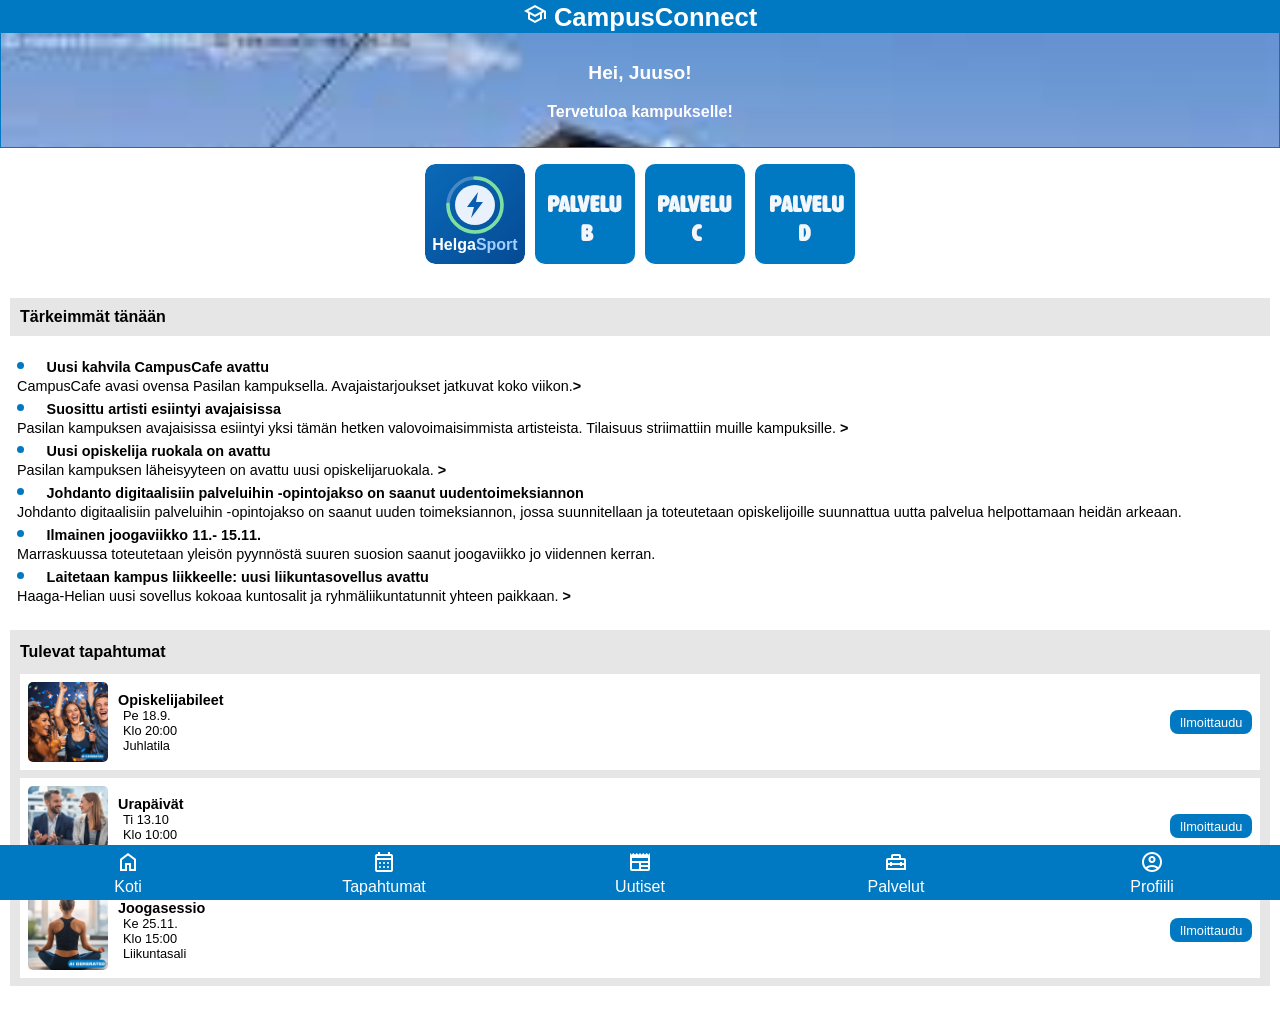
<file: index.html>
<!DOCTYPE html>
<html lang="fi">
<head>

<title>CampusConnect</title>

<meta charset="UTF-8">
<meta name="viewport" content="width=device-width, initial-scale=1.0">
<meta name="author" content="Elina">

<link rel="manifest" href="manifest.json">

<meta name="theme-color" content="#0079C2">

<link href="style.css"  rel="stylesheet" type="text/css">


<link
  rel="stylesheet"
  href="https://fonts.googleapis.com/css2?family=Material+Symbols+Outlined"
>



</head>
<body>

<header>    
  <h1><span class="material-symbols-outlined">school</span> CampusConnect</h1>
  <!-- ylätunnisteessa taustakuva ja tervetuloteksti -->
  <div class="welcome">
    <p class="hello">Hei, Juuso!</p>
    <p>Tervetuloa kampukselle!</p>
  </div>
</header>

<main>
  
  <!-- Pikapalvelut -->
  <!-- Liitä näihin kuvakkeet ja linkit. -->
  <section id="quick-services">    
    <a href="palvelut/liikunta/index.html" class="service-btn"><img src="palvelut/liikunta/kuvat/helgasport.svg" alt="Helgasport"></a>
    <a href="#" class="service-btn"><img src="palvelut/kuvat_palvelut/palvelu_B.png" alt="palveluB"></a>
    <a href="#" class="service-btn"><img src="palvelut/kuvat_palvelut/palvelu_C.png" alt="palveluC"></a>
    <a href="#" class="service-btn"><img src="palvelut/kuvat_palvelut/palvelu_D.png" alt="palvelu_D"></a>    
  </section>

  <!-- Dashboard: uutiset ja tapahtumat -->
  <section id="dashboard">
    <div id="news">
      <h2>Tärkeimmät tänään</h2>
      <ul>
        <!-- start-luokalla nostetaan uutiset etusivulle mobiilissa -->
        <li class="start"><a href="uutiset/uutinen_campuscafe.html"><span>Uusi kahvila CampusCafe avattu</span><br>CampusCafe avasi ovensa Pasilan kampuksella. Avajaistarjoukset jatkuvat koko viikon.<span>&gt;</span></a></li>
        <li class="start"><a><span>Suosittu artisti esiintyi avajaisissa</span><br>
        Pasilan kampuksen avajaisissa esiintyi yksi tämän hetken valovoimaisimmista artisteista. Tilaisuus striimattiin muille kampuksille. <span>&gt;</span></a></li>
        <li><a href=""><span>Uusi opiskelija ruokala on avattu</span> <br>
        Pasilan kampuksen läheisyyteen on avattu uusi opiskelijaruokala. <span>&gt;</span></a>
        </li>
        <li><span>Johdanto digitaalisiin palveluihin -opintojakso on saanut uudentoimeksiannon</span><br>Johdanto digitaalisiin palveluihin -opintojakso on saanut uuden toimeksiannon, jossa suunnitellaan ja toteutetaan opiskelijoille suunnattua uutta palvelua helpottamaan heidän arkeaan.</li>
        <li><span>Ilmainen joogaviikko 11.- 15.11. </span><br>Marraskuussa toteutetaan yleisön pyynnöstä suuren suosion saanut joogaviikko jo viidennen kerran.</li>
        <li><a href="palvelut/kampus/index.html"><span>Laitetaan kampus liikkeelle: uusi liikuntasovellus avattu</span><br>Haaga-Helian uusi sovellus kokoaa kuntosalit ja ryhmäliikuntatunnit yhteen paikkaan. <span>&gt;</span></a></li>
      </ul>
    </div>

    <div id="events">
      <h2>Tulevat tapahtumat</h2>

      <!-- tapahtumakortit: kuva, otsikko, luettelossa tiedot, linkki ilmoittautumislomakkeeseen -->
      <div class="events-item">
        <img src="kuvat/juhlat_AI.png" alt="AI:illa tuotettu kuva juhlista">
        <div>
        <h3>Opiskelijabileet</h3>
          <ul><li>Pe 18.9.</li>
              <li>Klo 20:00</li>
              <li>Juhlatila</li>
              </ul>
       </div>
       <!-- lomakkeet eivät ole vielä käytössä, joten niihin ei ole linkkejä -->
        <a class="btn-event">Ilmoittaudu</a>
      </div>

      <div class="events-item">
      <img src="kuvat/ura_AI.png" alt="AI:illa tuotettu kuva kahden ihmisen tapaamisesta">
        <div>
        <h3>Urapäivät</h3>
          <ul><li>Ti 13.10</li>
              <li>Klo 10:00</li>
              <li> Tapahtumatori</li>
              </ul>
       </div>        
        <a class="btn-event">Ilmoittaudu</a>
      </div>

      <div class="events-item">  
        <img src="kuvat/jooga_AI.png" alt="AI:illa tuotettu kuva joogaavasta naisesta">
        <div>
        <h3>Joogasessio</h3>
          <ul><li>Ke 25.11.</li>
              <li>Klo 15:00</li>
              <li>Liikuntasali</li>
              </ul>
       </div>        
        <a class="btn-event">Ilmoittaudu</a>
      </div>
    
  </div>
  </section>

</main>
<footer>
  <!-- linkit portaalin eri osiin -->
 
   	 <a href="index.html">   <span class="material-symbols-outlined">home</span><br> Koti</a>    
    <a href=""><span class="material-symbols-outlined">calendar_month</span> <br>
  Tapahtumat</a>   
  <a href="uutiset.html"> <span class="material-symbols-outlined">newspaper</span><br>
  Uutiset</a>   
   <a href="palvelut.html"><span class="material-symbols-outlined">home_repair_service</span> <br>    Palvelut</a>    
    <a href=""><span class="material-symbols-outlined">account_circle</span><br>  Profiili</a>
    
</footer>

</body>
</html>
</file>
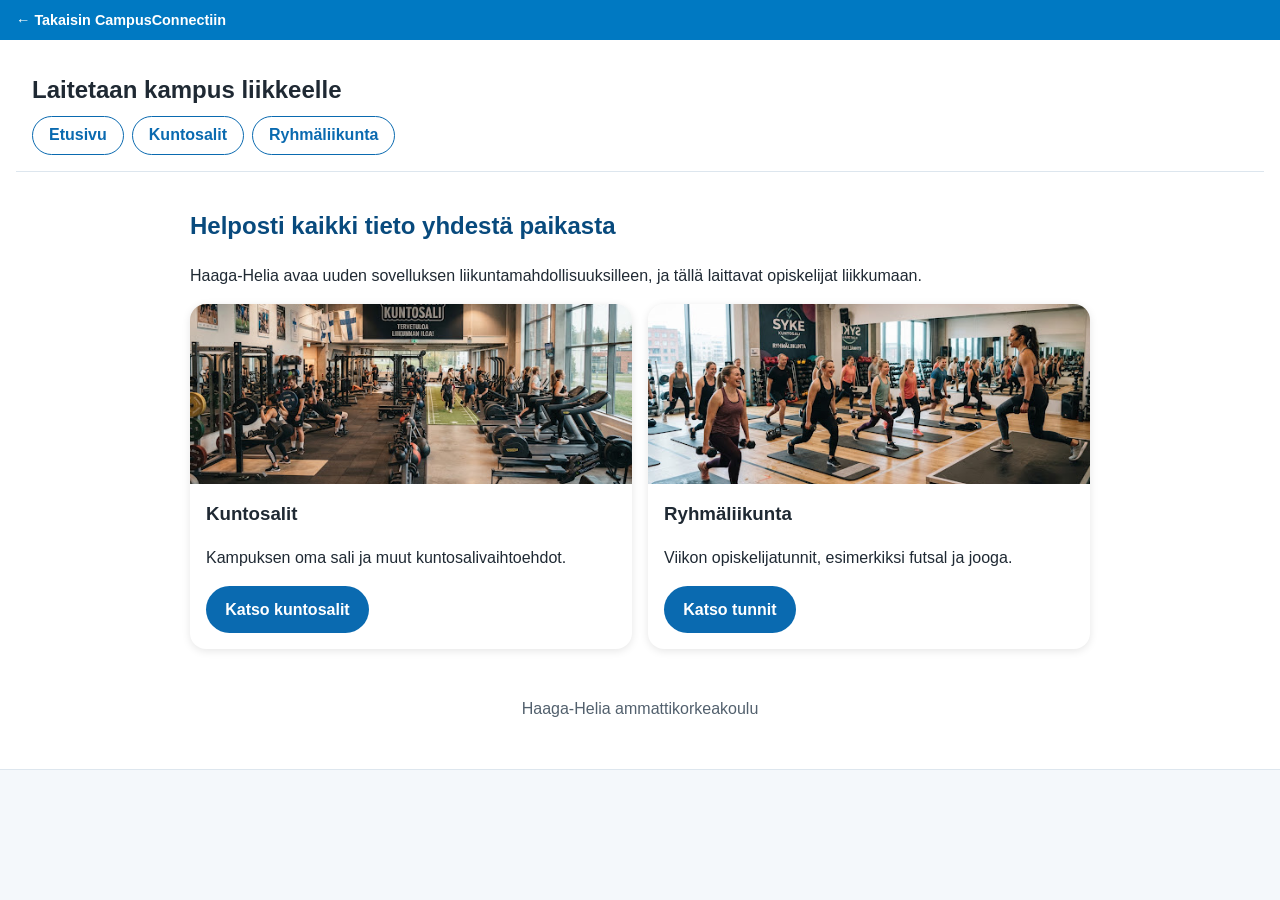
<file: palvelut/liikunta/index.html>
<!doctype html>
<html lang="fi">
<head>
    <meta charset="UTF-8">
    <meta name="viewport" content="width=device-width, initial-scale=1.0">
    <title>Laitetaan kampus liikkeelle</title>
    <link rel="stylesheet" href="style.css">
</head>
<body>
    <div class="portaalipalkki">
        <a href="../../index.html"><span aria-hidden="true">←</span> Takaisin CampusConnectiin</a>
    </div>
    <header>
    <header>
        <h1>Laitetaan kampus liikkeelle</h1>
        <nav>
            <ul>
                <li><a href="index.html">Etusivu</a></li>
                <li><a href="kuntosalit.html">Kuntosalit</a></li>
                <li><a href="ryhmaliikunta.html">Ryhmäliikunta</a></li>
            </ul>
        </nav>
    </header>
    <main>
        <section>
            <h2>Helposti kaikki tieto yhdestä paikasta</h2>
            <p>Haaga-Helia avaa uuden sovelluksen liikuntamahdollisuuksilleen, ja tällä laittavat opiskelijat liikkumaan.</p>
        </section>

        <section class="kortit">
            <article class="kortti">
                <img src="kuvat/kuntosali.jpg" alt="Kuntosalin vapaapainoalue ja laitteita">
                <div class="kortti-sisalto">
                    <h3>Kuntosalit</h3>
                    <p>Kampuksen oma sali ja muut kuntosalivaihtoehdot.</p>
                    <a class="nappi" href="kuntosalit.html">Katso kuntosalit</a>
                </div>
            </article>

            <article class="kortti">
                <img src="kuvat/ryhmaliikunta.jpg" alt="Opiskelijat ryhmäliikuntatunnilla">
                <div class="kortti-sisalto">
                    <h3>Ryhmäliikunta</h3>
                    <p>Viikon opiskelijatunnit, esimerkiksi futsal ja jooga.</p>
                    <a class="nappi" href="ryhmaliikunta.html">Katso tunnit</a>
                </div>
            </article>
        </section>
    </main>
    

    <footer>
        <p>Haaga-Helia ammattikorkeakoulu</p>
    </footer>
</body>
</html>
</file>
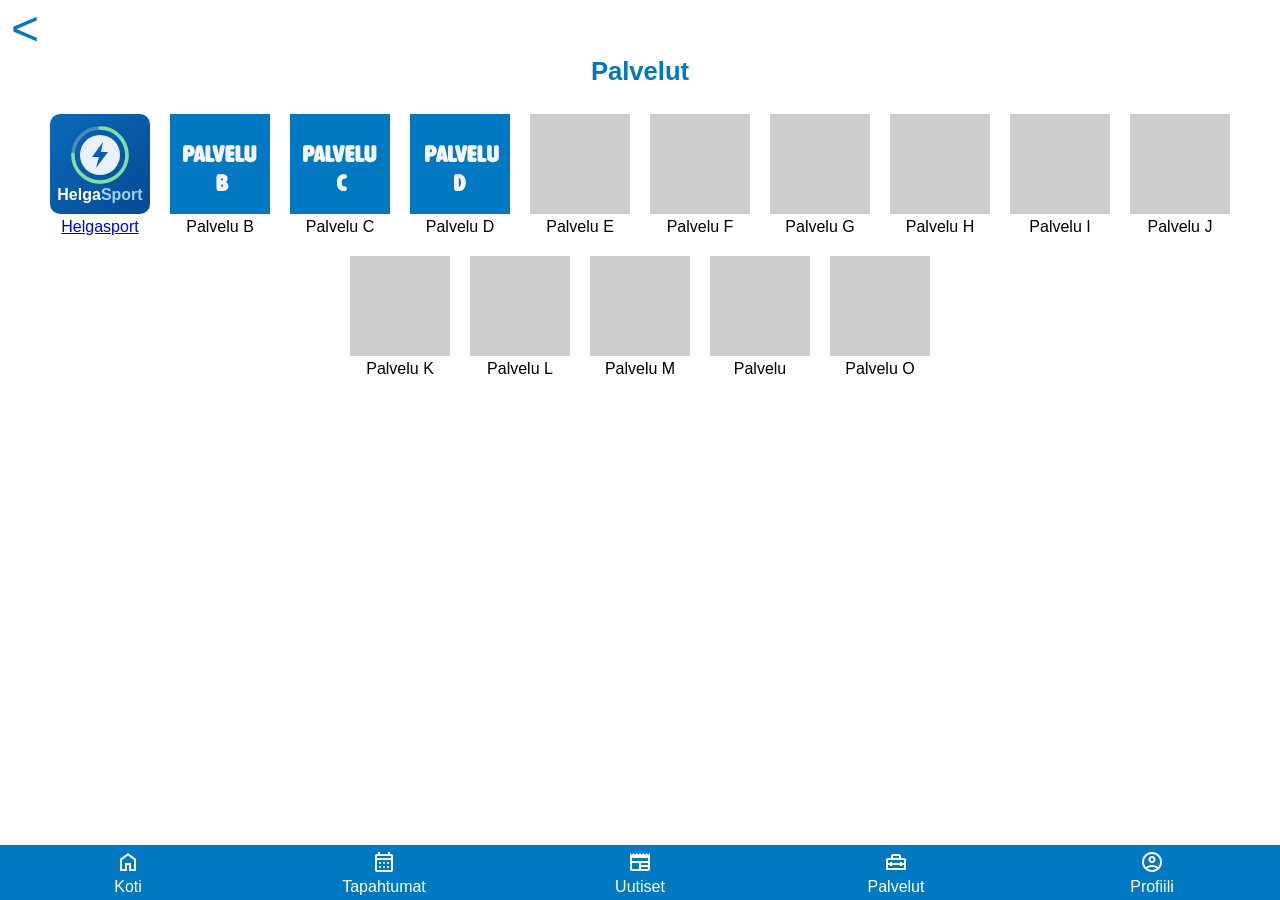
<file: palvelut.html>
<!DOCTYPE html>
<html lang="fi">

<head>

  <title>CampusConnect | Palvelut</title>

  <meta name="color-scheme" content="only light">

  <meta charset="UTF-8">
  <meta name="viewport" content="width=device-width, initial-scale=1.0">
  <meta name="author" content="Elina">

  <meta name="theme-color" content="#0079C2">
  
  <link href="style.css" rel="stylesheet" type="text/css">

 <link
  rel="stylesheet"
  href="https://fonts.googleapis.com/css2?family=Material+Symbols+Outlined"
>

  <style>
  /* palvelukuvakkeet ja nimet  rivittyvät näytön leveyden mukaan */ 

main {display: flex; flex-wrap: wrap; text-align: center; padding-bottom: 50px; justify-content: center}

main div {margin:10px}
  </style>


</head>

<body>


  <header class="sub_header">
    <a href="index.html">&lt;</a>
    <h1>Palvelut</h1>

  </header>


  <main>

<div>
<a href="palvelut/liikunta/index.html"><img src="palvelut/liikunta/kuvat/helgasport.svg" alt="Helgasport"><br>Helgasport</a></div>
<div> <img src="palvelut/kuvat_palvelut/palvelu_B.png" alt=""> <br>
Palvelu B</div>
<div> <img src="palvelut/kuvat_palvelut/palvelu_C.png" alt=""> <br>
Palvelu C</div>
<div> <img src="palvelut/kuvat_palvelut/palvelu_D.png" alt=""> <br>
Palvelu D</div>
<div> <img src="palvelut/kuvat_palvelut/palvelu.png" alt=""> <br>
Palvelu E</div>
<div> <img src="palvelut/kuvat_palvelut/palvelu.png" alt=""> <br>
Palvelu F</div>
<div> <img src="palvelut/kuvat_palvelut//palvelu.png" alt=""> <br>
Palvelu G</div>
<div> <img src="palvelut/kuvat_palvelut//palvelu.png" alt=""> <br>
Palvelu H</div>
<div> <img src="palvelut/kuvat_palvelut/palvelu.png" alt=""> <br>
Palvelu I</div>
<div> <img src="palvelut/kuvat_palvelut/palvelu.png" alt=""> <br>
Palvelu J</div>
<div> <img src="palvelut/kuvat_palvelut/palvelu.png" alt=""> <br>
Palvelu K</div>
<div> <img src="palvelut/kuvat_palvelut//palvelu.png" alt=""> <br>
Palvelu L</div>
<div> <img src="palvelut/kuvat_palvelut/palvelu.png" alt=""> <br>
Palvelu M</div>
<div> <img src="palvelut/kuvat_palvelut/palvelu.png" alt=""> <br>
Palvelu <Noscript></Noscript></div>
<div> <img src="palvelut/kuvat_palvelut/palvelu.png" alt=""> <br>
Palvelu O</div>

  </main>
  <footer>
  <!-- linkit portaalin eri osiin -->
 
   	 <a href="index.html">   <span class="material-symbols-outlined">home</span><br> Koti</a>    
    <a href=""><span class="material-symbols-outlined">calendar_month</span> <br>
  Tapahtumat</a>   
  <a href="uutiset.html"> <span class="material-symbols-outlined">newspaper</span><br>
  Uutiset</a>   
   <a href="palvelut.html"><span class="material-symbols-outlined">home_repair_service</span> <br>    Palvelut</a>    
    <a href=""><span class="material-symbols-outlined">account_circle</span><br>  Profiili</a>
    
</footer>

</body>

</html>
</file>
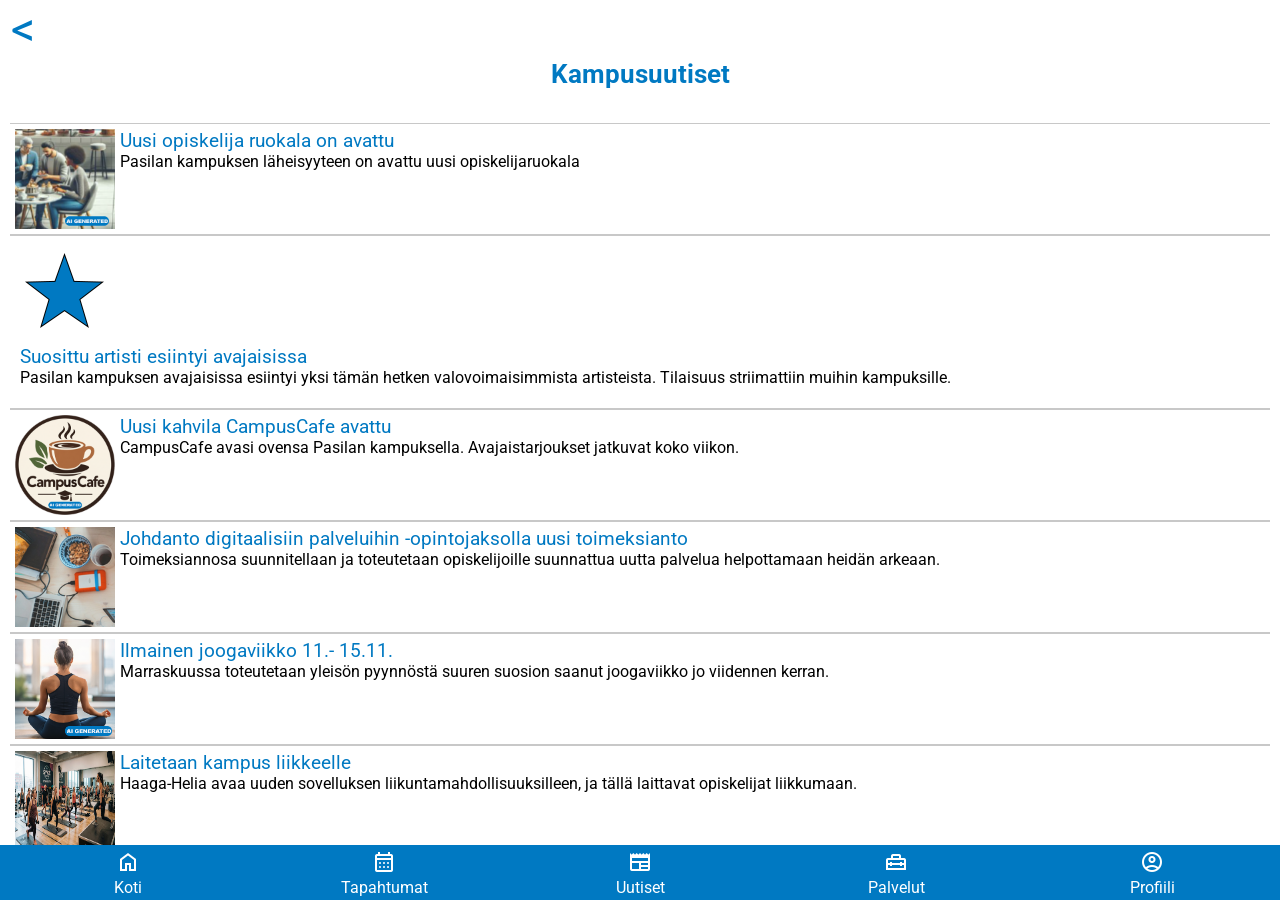
<file: uutiset.html>
<!DOCTYPE html>
<html lang="fi">

<head>

  <title>CampusConnect | Uutiset</title>

  <meta name="color-scheme" content="only light">

  <meta charset="UTF-8">
  <meta name="viewport" content="width=device-width, initial-scale=1.0">
  <meta name="author" content="Elina">

  <meta name="theme-color" content="#0079C2">
  
  <link href="style.css" rel="stylesheet" type="text/css">

<link
  rel="stylesheet"
  href="https://fonts.googleapis.com/css2?family=Material+Symbols+Outlined"
>

  <link rel="preconnect" href="https://fonts.googleapis.com">
  <link rel="preconnect" href="https://fonts.gstatic.com" crossorigin>
  <link href="https://fonts.googleapis.com/css2?family=Roboto:ital,wght@0,100..900;1,100..900&display=swap"
    rel="stylesheet">



  <style>  
  
 li {border-bottom: solid 1px rgb(200, 200, 200);
  border-top: solid 1px rgb(200,200,200);
  display: block; align-items: center; gap:10px; padding:5px}
 img {width: 100px; height: 100px;}
 p {margin-top:0px; padding-left: 5px;}
p span {font-size: 1.2em; color:rgb(0,121,194)}
ul {padding-left: 0px;}
 li a { display: flex; text-decoration: none;color:black}

  </style>

</head>

<body>

  <header class="sub_header">
    <a href="index.html">&lt;</a>
    <h1>Kampusuutiset</h1>

  </header>

  <main id="news_page">
        <ul>
        <li><a><img src="uutiset/kuvat_uutiset/ruokala_AI.png" alt="AI:lla tuotettu kuva ruokalasta"><p><span>Uusi opiskelija ruokala on avattu</span><br>Pasilan kampuksen läheisyyteen on avattu uusi opiskelijaruokala</p></a></li>


        <li><img src="uutiset/kuvat_uutiset/tahti.png" alt="Tähti"><p> <span>Suosittu artisti esiintyi avajaisissa</span>
          <br>Pasilan kampuksen avajaisissa esiintyi yksi tämän hetken valovoimaisimmista artisteista. Tilaisuus striimattiin muihin kampuksille.</p>
        </li>

        <li><a href="uutiset/uutinen_campuscafe.html"><img src="uutiset/kuvat_uutiset/CampusCafe_AI.png" alt="AI:illa tuotettu logo"><p><span>Uusi kahvila CampusCafe avattu</span><br>CampusCafe avasi ovensa Pasilan kampuksella. Avajaistarjoukset jatkuvat koko viikon.</p></a></li>

        <li><a><img src="uutiset/kuvat_uutiset/ODS.png" alt=""><p><span>Johdanto digitaalisiin palveluihin -opintojaksolla uusi toimeksianto</span><br>Toimeksiannosa suunnitellaan ja toteutetaan opiskelijoille suunnattua uutta palvelua helpottamaan heidän arkeaan.</p></a></li>
        <li><a><img src="uutiset/kuvat_uutiset/jooga_AI.png" alt="AI:iila tuotettu kuva joogaavasta naisesta"><p><span>Ilmainen joogaviikko 11.- 15.11.</span><br>
        Marraskuussa toteutetaan yleisön pyynnöstä suuren suosion saanut joogaviikko jo viidennen kerran.</p></a></li>
         <li><a href="palvelut/kampus/index.html"><img src="palvelut/liikunta/kuvat/ryhmaliikunta.jpg" alt="Opiskelijat tekevät ryhmäliikuntaa salilla"><p><span>Laitetaan kampus liikkeelle</span><br>Haaga-Helia avaa uuden sovelluksen liikuntamahdollisuuksilleen, ja tällä laittavat opiskelijat liikkumaan.</p></a></li>
      </ul>
      </ul>

  </main>
 <footer>
  <!-- linkit portaalin eri osiin -->
 
   	 <a href="index.html">   <span class="material-symbols-outlined">home</span><br> Koti</a>    
    <a href=""><span class="material-symbols-outlined">calendar_month</span> <br>
  Tapahtumat</a>   
  <a href="uutiset.html"> <span class="material-symbols-outlined">newspaper</span><br>
  Uutiset</a>   
   <a href="palvelut.html"><span class="material-symbols-outlined">home_repair_service</span> <br>    Palvelut</a>    
    <a href=""><span class="material-symbols-outlined">account_circle</span><br>  Profiili</a>
    
</footer>
</body>

</html>
</file>
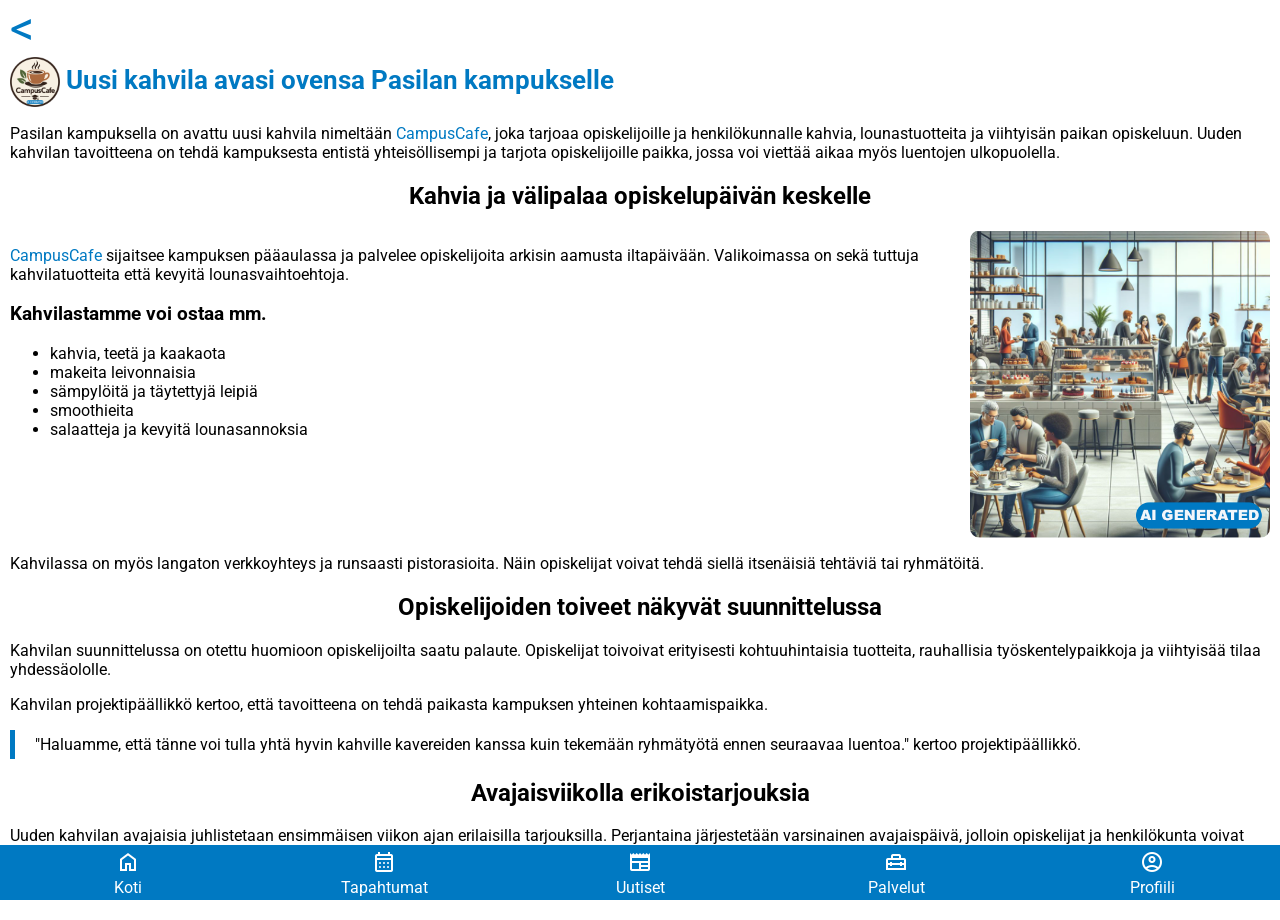
<file: uutiset/uutinen_campuscafe.html>
<!DOCTYPE html>
<html lang="fi">

<head>
  <title>Uusi kahvila avattu kampukselle</title>

  <meta charset="UTF-8">
  <meta name="viewport" content="width=device-width, initial-scale=1.0">

  <meta name="theme-color" content="#0079C2">

<link
  rel="stylesheet"
  href="https://fonts.googleapis.com/css2?family=Material+Symbols+Outlined"
>

   <link rel="preconnect" href="https://fonts.googleapis.com">
<link rel="preconnect" href="https://fonts.gstatic.com" crossorigin>
<link href="https://fonts.googleapis.com/css2?family=Roboto:ital,wght@0,100..900;1,100..900&display=swap" rel="stylesheet">


  <link href="style_uutiset.css" rel="stylesheet" type="text/css">
</head>


<body>
  <header>
    <!-- ylätunniste ja linkki uutisiin -->
       <a href="../uutiset.html">&lt;</a>
    
  </header>
  <main>
  <h1><img src="kuvat_uutiset/CampusCafe_AI.png" alt=""> Uusi kahvila avasi ovensa Pasilan kampukselle </h1>

  <p>Pasilan kampuksella on avattu uusi kahvila nimeltään <span class="coloraccent ">CampusCafe</span>, joka tarjoaa    opiskelijoille ja henkilökunnalle kahvia, lounastuotteita ja viihtyisän paikan opiskeluun. Uuden kahvilan tavoitteena on tehdä kampuksesta entistä     yhteisöllisempi ja tarjota opiskelijoille paikka, jossa voi viettää aikaa myös luentojen ulkopuolella.</p>

 
  
  <h2>Kahvia ja välipalaa opiskelupäivän keskelle</h2>

  <div class="flex-container">
    
   <div>
  <p><span class="coloraccent">CampusCafe</span> sijaitsee kampuksen pääaulassa ja palvelee opiskelijoita arkisin aamusta iltapäivään. Valikoimassa on sekä tuttuja kahvilatuotteita että kevyitä lounasvaihtoehtoja.</p>  

   <h3>Kahvilastamme voi ostaa mm. </h3>

  <ul>
    <li>kahvia, teetä ja kaakaota </li>
    <li>makeita leivonnaisia</li>
    <li>sämpylöitä ja täytettyjä leipiä </li>
    <li>smoothieita</li>
    <li>salaatteja ja kevyitä lounasannoksia
  </ul>
  </div>
  <img src="kuvat_uutiset/kahvila_AI.png" alt="CampusCafeen tunnelmaa" class="cafe ">
  </div>
  

  <p>Kahvilassa on myös langaton verkkoyhteys ja runsaasti pistorasioita. Näin opiskelijat voivat tehdä siellä itsenäisiä tehtäviä tai ryhmätöitä.</p>

<h2>Opiskelijoiden toiveet näkyvät suunnittelussa</h2>
<p>Kahvilan suunnittelussa on otettu huomioon opiskelijoilta saatu palaute. Opiskelijat toivoivat erityisesti kohtuuhintaisia tuotteita, rauhallisia työskentelypaikkoja ja viihtyisää tilaa yhdessäololle.</p>
 <p>Kahvilan projektipäällikkö kertoo, että tavoitteena on tehdä paikasta kampuksen yhteinen kohtaamispaikka.</p>
<p class="quote">"Haluamme, että tänne voi tulla yhtä hyvin kahville kavereiden kanssa kuin tekemään ryhmätyötä ennen seuraavaa
luentoa." kertoo projektipäällikkö.</p>
<h2>Avajaisviikolla erikoistarjouksia</h2>
<p>Uuden kahvilan avajaisia juhlistetaan ensimmäisen viikon ajan erilaisilla tarjouksilla. Perjantaina järjestetään varsinainen avajaispäivä, jolloin opiskelijat ja henkilökunta voivat tutustua kahvilaan ja antaa palautetta sen toiminnasta.</p>
</main>
<footer>
<!-- alatunniste ja CC:n linkit -->

 
   	 <a href="../index.html">   <span class="material-symbols-outlined">home</span><br> Koti</a>    
    <a href=""><span class="material-symbols-outlined">calendar_month</span> <br>
  Tapahtumat</a>   
  <a href="../uutiset.html"> <span class="material-symbols-outlined">newspaper</span><br>
  Uutiset</a>   
   <a href="../palvelut.html"><span class="material-symbols-outlined">home_repair_service</span> <br>    Palvelut</a>    
    <a href=""><span class="material-symbols-outlined">account_circle</span><br>  Profiili</a>
    
</footer>

</body>

</html>
</file>
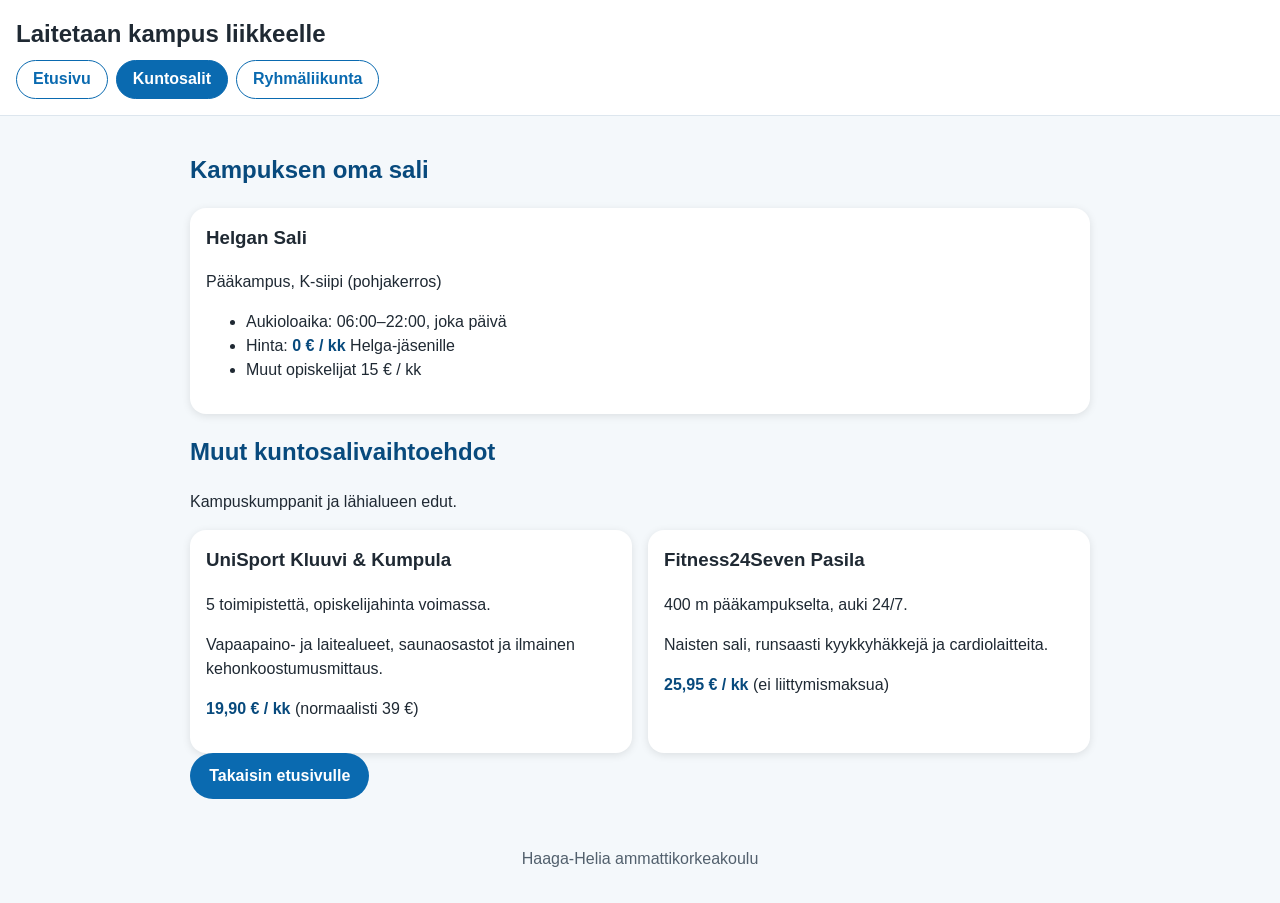
<file: palvelut/liikunta/kuntosalit.html>
<!doctype html>
<html lang="fi">
<head>
    <meta charset="UTF-8">
    <meta name="viewport" content="width=device-width, initial-scale=1.0">
    <title>Kuntosalit</title>
    <link rel="stylesheet" href="style.css">
</head>
<body>
    <header>
        <h1>Laitetaan kampus liikkeelle</h1>
        <nav>
            <ul>
                <li><a href="index.html">Etusivu</a></li>
                <li><a href="kuntosalit.html" aria-current="page">Kuntosalit</a></li>
                <li><a href="ryhmaliikunta.html">Ryhmäliikunta</a></li>
            </ul>
        </nav>
    </header>

    <main>
        <section>
            <h2>Kampuksen oma sali</h2>
            <article class="kortti">
                <div class="kortti-sisalto">
                    <h3>Helgan Sali</h3>
                    <p>Pääkampus, K-siipi (pohjakerros)</p>
                    <ul>
                        <li>Aukioloaika: 06:00–22:00, joka päivä</li>
                        <li>Hinta: <span class="hinta">0 € / kk</span> Helga-jäsenille</li>
                        <li>Muut opiskelijat 15 € / kk</li>
                    </ul>
                </div>
            </article>
        </section>

        <section>
            <h2>Muut kuntosalivaihtoehdot</h2>
            <p>Kampuskumppanit ja lähialueen edut.</p>

            <div class="kortit">
                <article class="kortti">
                    <div class="kortti-sisalto">
                        <h3>UniSport Kluuvi &amp; Kumpula</h3>
                        <p>5 toimipistettä, opiskelijahinta voimassa.</p>
                        <p>Vapaapaino- ja laitealueet, saunaosastot ja ilmainen kehonkoostumusmittaus.</p>
                        <p><span class="hinta">19,90 € / kk</span> (normaalisti 39 €)</p>
                    </div>
                </article>

                <article class="kortti">
                    <div class="kortti-sisalto">
                        <h3>Fitness24Seven Pasila</h3>
                        <p>400 m pääkampukselta, auki 24/7.</p>
                        <p>Naisten sali, runsaasti kyykkyhäkkejä ja cardiolaitteita.</p>
                        <p><span class="hinta">25,95 € / kk</span> (ei liittymismaksua)</p>
                    </div>
                </article>
            </div>
        </section>

        <section>
            <a class="nappi" href="index.html">Takaisin etusivulle</a>
        </section>
    </main>

    <footer>
        <p>Haaga-Helia ammattikorkeakoulu</p>
    </footer>
</body>
</html>
</file>
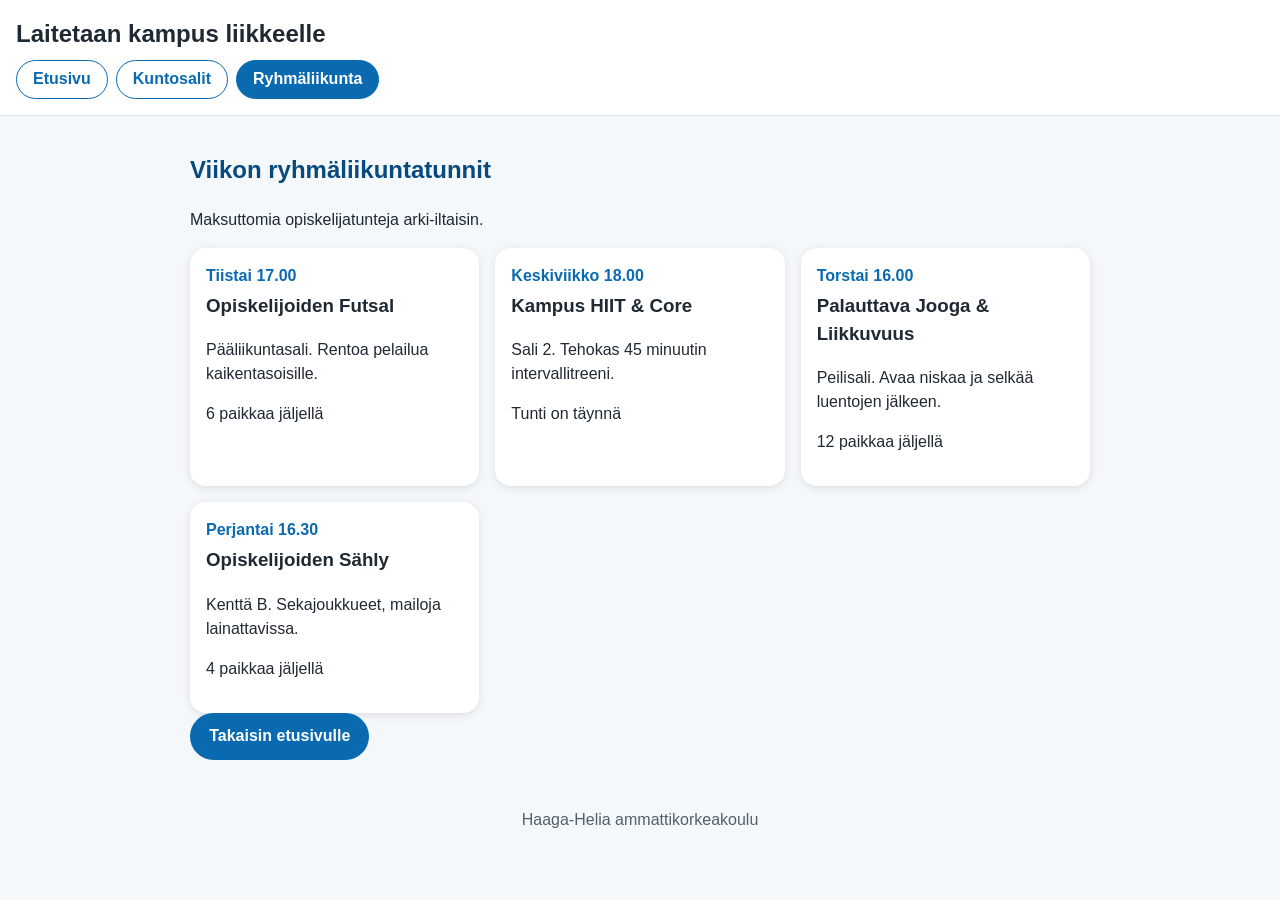
<file: palvelut/liikunta/ryhmaliikunta.html>
<!doctype html>
<html lang="fi">
<head>
    <meta charset="UTF-8">
    <meta name="viewport" content="width=device-width, initial-scale=1.0">
    <title>Ryhmäliikunta</title>
    <link rel="stylesheet" href="style.css">
</head>
<body>
    <header>
        <h1>Laitetaan kampus liikkeelle</h1>
        <nav>
            <ul>
                <li><a href="index.html">Etusivu</a></li>
                <li><a href="kuntosalit.html">Kuntosalit</a></li>
                <li><a href="ryhmaliikunta.html" aria-current="page">Ryhmäliikunta</a></li>
            </ul>
        </nav>
    </header>

    <main>
        <section>
            <h2>Viikon ryhmäliikuntatunnit</h2>
            <p>Maksuttomia opiskelijatunteja arki-iltaisin.</p>
        </section>

        <section class="kortit">
            <article class="kortti">
                <div class="kortti-sisalto">
                    <p class="aika">Tiistai 17.00</p>
                    <h3>Opiskelijoiden Futsal</h3>
                    <p>Pääliikuntasali. Rentoa pelailua kaikentasoisille.</p>
                    <p>6 paikkaa jäljellä</p>
                </div>
            </article>

            <article class="kortti">
                <div class="kortti-sisalto">
                    <p class="aika">Keskiviikko 18.00</p>
                    <h3>Kampus HIIT &amp; Core</h3>
                    <p>Sali 2. Tehokas 45 minuutin intervallitreeni.</p>
                    <p>Tunti on täynnä</p>
                </div>
            </article>

            <article class="kortti">
                <div class="kortti-sisalto">
                    <p class="aika">Torstai 16.00</p>
                    <h3>Palauttava Jooga &amp; Liikkuvuus</h3>
                    <p>Peilisali. Avaa niskaa ja selkää luentojen jälkeen.</p>
                    <p>12 paikkaa jäljellä</p>
                </div>
            </article>

            <article class="kortti">
                <div class="kortti-sisalto">
                    <p class="aika">Perjantai 16.30</p>
                    <h3>Opiskelijoiden Sähly</h3>
                    <p>Kenttä B. Sekajoukkueet, mailoja lainattavissa.</p>
                    <p>4 paikkaa jäljellä</p>
                </div>
            </article>
        </section>

        <section>
            <a class="nappi" href="index.html">Takaisin etusivulle</a>
        </section>
    </main>

    <footer>
        <p>Haaga-Helia ammattikorkeakoulu</p>
    </footer>
</body>
</html>
</file>
<file: style.css>
/* -------------------
     CSS-muuttujat
  ------------------- */
  
:root {

color-scheme: light; 

--color-primary:rgb(0,121,194);   /*HH Blue */
--color-secondary:rgb(202,213,16);  /* HH APPLE GREEN */
--color-accent:rgb(223,0,110);      /* HH PINK */
--color-background:rgb(255,255,255);/* valkoinen */
--color-surface:rgb(230,230,230);   /* harmaa*/
--color-text:rgb(0,0,0); /* musta */
--color-text-secondary:rgb(255,255,255); /*valkoinen*/

--color-background-secondary:var(--color-primary);
--color-accent-secondary:var(--color-accent);
--color-border	: var(--color-primary);

 --font-body: "Roboto", sans-serif;   
 --font-heading : "Roboto", sans-serif; 
 --border-radius: 8px;
}


  /* -------------------
     Yleiset tyylit
  ------------------- */
  body {
    margin: 0;
    font-family: var(--font-body);
    background-color: var(--color-background);
    color: var(--color-text);
    
  }
 
  header {
    background-color: var(--color-background-secondary);
    color: var(--color-text-secondary);
    padding:1px;
    text-align: center;
    font-family: var(--font-heading);
     }


header  a {font-size: 3em;
           color:var(--color-primary);
          text-decoration: none;
          margin-left:10px}

.hello {font-size: 1.2em;}
.welcome {background-image: url(kuvat/koulu.jpg);
background-repeat: no-repeat;
background-size: cover;
padding: 10px;
font-weight: bold;}

h1 {margin:1px 0px; font-size: 1.6rem;}

h3 {margin-bottom:0px}

h2 {font-size: 1.2rem;}

main {padding: 1em 10px 40px 10px}



footer {background-color: var(--color-background-secondary);
  height: 50px;
  width: 100%;
position:fixed;
bottom:0px;
text-align: center;
display: flex;
  padding:5px 0px 0px  0px; 
  color:var(--color-text-secondary);
& a {flex:1; text-decoration: none; color:var(--color-text-secondary)}
}

  /* -------------------
     Pikapalvelut
  ------------------- */
  #quick-services {
    display: flex;
    justify-content:center;
   gap: 10px;
    margin-bottom: 1rem;
  }

  .service-btn img {width: 100%;
    max-width: 200px;
    border-radius: 10px;
   
  }

  /* -------------------
     Kampusuutiset ja tapahtumat
  ------------------- */
 
  #dashboard {
    display: flex;
    flex-direction: column;
    gap: 1rem;
  }
 
  #news {
      & h2 {font-size:1em;background-color: var(--color-surface);
      padding:10px }         
      & a {color:var(--color-text);
           text-decoration: none;}
       & ul { background-color: var(--color-background);       
        padding:0px 0px 5px; margin-bottom: 5px; margin-left:2px;}
       & li::marker {color:var(--color-primary); font-size:1.5em}
           & .start {display:list-item} 
      & li {font-size: 0.9em;
            display: none;
            list-style-position: inside;
            padding-left: 5px;}
      & li span {font-weight: 700;}
        & a {color:var(--color-text);
           text-decoration: none;}
        }
        
#events {background-color: var(--color-surface);    
    padding-left: 10px;
    padding-right: 10px;
   & h2 {font-size:1em;}
   & h3 {font-size: 0.9em;}
   & li {font-size: 0.8em;}}

  .events-item {
    margin-bottom: 0.5rem;
    padding: 0.5rem;
    background-color: var(--color-background);
    display: flex;
    gap:10px;
    align-items: center;

    & img {width: 80px; height: 80px; border-radius:5px}
    & h3 {margin: 0 auto}
    & ul {margin: 0; list-style-type: none;
       padding-left:5px}
    & button {height: 2em;}
    & div {flex:1}}  

.events:last-child {  
  padding-bottom:50px    
  }

  .btn-event {
    background-color: var(--color-background-secondary);
    color:var(--color-text-secondary);
    border: none;
    padding: 0.3rem 0.6rem;
    border-radius: var(--border-radius);
    cursor: pointer;
    font-size: 0.8rem;
  }

/* -------------------
alisivujen headerit 
-----------------------*/
.sub_header { background-color: var(--color-background);
       text-align: left;
   & h1 {color:var(--color-primary); text-align: center;}
    & a {font-size: 3em;
           color:var(--color-primary);
          text-decoration: none;
          margin-left:10px}
    }

 
  /* -------------------
     Responsiivisuus 
  ------------------- */
  @media (min-width: 600px) {
    .dashboard {
      flex-direction: row;
      gap: 1rem;
    }
    .news {
      flex: 1;
    }

  #news li {display: list-item;}
    .events {
      flex: 1;
    }
  }
</file>
<file: palvelut/liikunta/style.css>
:root {
    --paavari: #0a6ab0;
    --tumma: #084a7d;
    --vaalea-sininen: #eaf5fc;
    --tausta: #f4f8fb;
    --teksti: #1f2933;
}

body {
    font-family: Arial, sans-serif;
    background-color: var(--tausta);
    color: var(--teksti);
    margin: 0;
    line-height: 1.5;
}

header {
    background-color: #ffffff;
    padding: 1rem;
    border-bottom: 1px solid #dde6ee;
}

h1 {
    margin: 0 0 0.5rem 0;
    font-size: 1.5rem;
}

nav ul {
    list-style: none;
    padding: 0;
    margin: 0;
    display: flex;
    flex-wrap: wrap;
    gap: 0.5rem;
}

nav a {
    display: inline-block;
    padding: 0.4rem 1rem;
    border: 1px solid var(--paavari);
    border-radius: 999px;
    color: var(--paavari);
    text-decoration: none;
    font-weight: bold;
}

nav a[aria-current="page"] {
    background-color: var(--paavari);
    color: #ffffff;
}

main {
    max-width: 900px;
    margin: 0 auto;
    padding: 1rem;
}

h2 {
    color: var(--tumma);
}

.kortit {
    display: grid;
    grid-template-columns: repeat(auto-fit, minmax(260px, 1fr));
    gap: 1rem;
}

.kortti {
    background-color: #ffffff;
    border-radius: 16px;
    overflow: hidden;
    box-shadow: 0 2px 8px rgba(0, 0, 0, 0.1);
}

.kortti img {
    width: 100%;
    height: 180px;
    object-fit: cover;
    display: block;
}

.kortti-sisalto {
    padding: 1rem;
}

.kortti-sisalto h3 {
    margin-top: 0;
}

.nappi {
    display: inline-block;
    background-color: var(--paavari);
    color: #ffffff;
    padding: 0.7rem 1.2rem;
    border-radius: 999px;
    text-decoration: none;
    font-weight: bold;
}

.nappi:hover,
.nappi:focus {
    background-color: var(--tumma);
}

footer {
    text-align: center;
    padding: 1rem;
    color: #52606d;
}
.aika {
    color: var(--paavari);
    font-weight: bold;
    margin: 0 0 0.25rem 0;
}
.hinta {
    color: var(--tumma);
    font-weight: bold;
}
.portaalipalkki {
    background-color: #0079c2;
    padding: 0.5rem 1rem;
}

.portaalipalkki a {
    color: #ffffff;
    text-decoration: none;
    font-weight: bold;
    font-size: 0.9rem;
}

.portaalipalkki a:hover,
.portaalipalkki a:focus {
    text-decoration: underline;
}
.helgasport-btn {
    display: flex;
    align-items: center;
    justify-content: center;
    width: 100px;
    height: 100px;
    background-color: #0079c2;
    color: #ffffff;
    font-weight: bold;
    font-size: 0.9rem;
    text-transform: uppercase;
    text-align: center;
    text-decoration: none;
    border-radius: 10px;
}
</file>
<file: uutiset/style_uutiset.css>
:root {
--color-primary:rgb(0,121,194);   /*HH Blue */
--color-background:rgb(255,255,255);/* valkoinen */
--color-surface:rgb(230,230,230);   /* harmaa*/
--color-text:rgb(0,0,0); /* musta */
--color-text-secondary:rgb(255,255,255); /*valkoinen*/}




body {margin:0;
       color:var(--color-text);
      background-color:var(--color-background);
      font-family: 'Roboto',sans-serif;}

header  a {font-size: 3em;
           color:var(--color-primary);
          text-decoration: none;
          margin-left:10px}

main {padding:0px 10px 40px 10px;}

h1 {color:var(--color-primary);
    margin-top:0px;font-size: 1.6rem;}

h1 img {width: 50px; vertical-align: middle;}

 h2 {text-align:center}

.coloraccent {color:var(--color-primary)}

.quote {border-left:var(--color-primary) solid 5px;
        padding-left: 20px;
        padding-top:5px;
        padding-bottom:5px}

.cafe {width: 80%; max-width:300px; display:block; margin:auto; border-radius:10px}

main {    
    container-type:inline-size ;   
    container-name:column;  
  }

@container column (min-width: 500px) {
      .flex-container { display:flex; 
                           }
  }


footer {background-color:var(--color-primary);
       color:var(--color-text-secondary);
       text-align:center;

       display:flex;
      height:50px;
      width: 100%;
            position:fixed;
            bottom:0px;

          padding:5px 0px 0px 0px; }
 footer a {flex:1; color:var(--color-text-secondary);
           text-decoration: none;}
</file>
